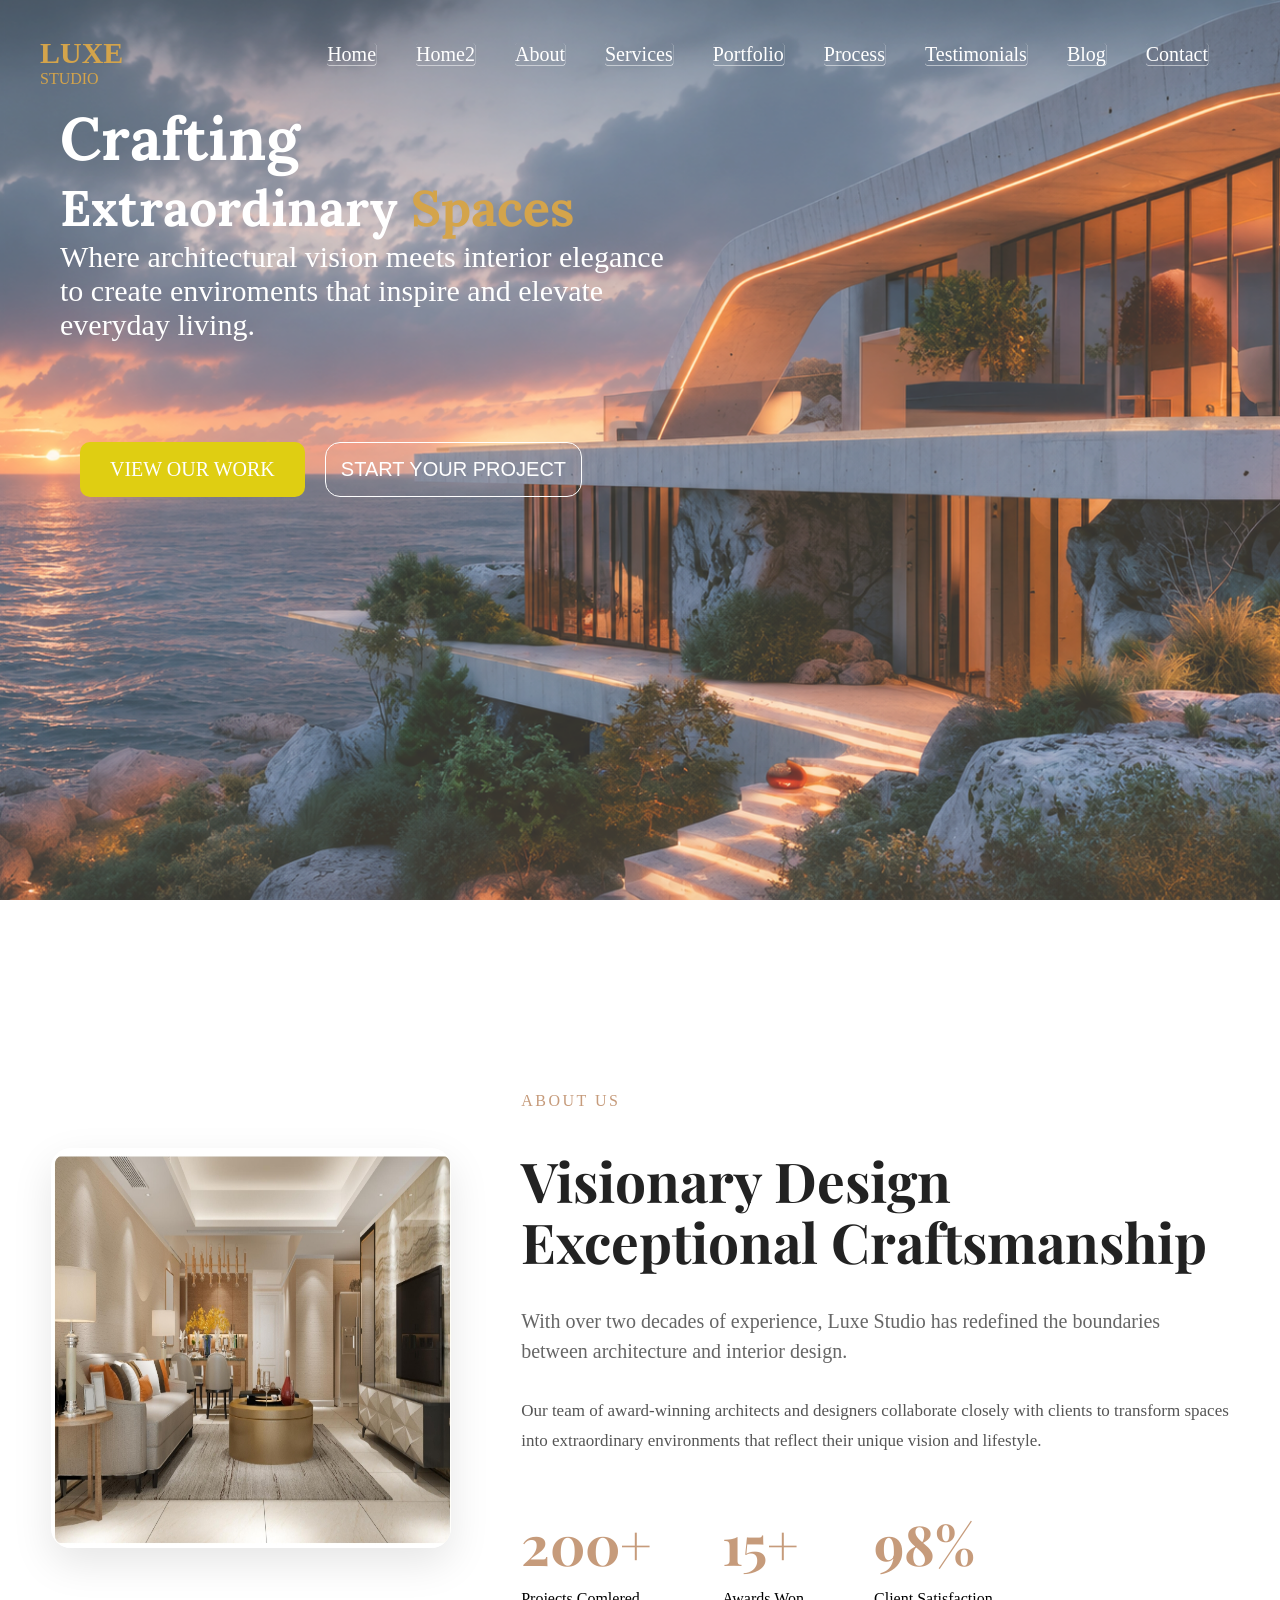
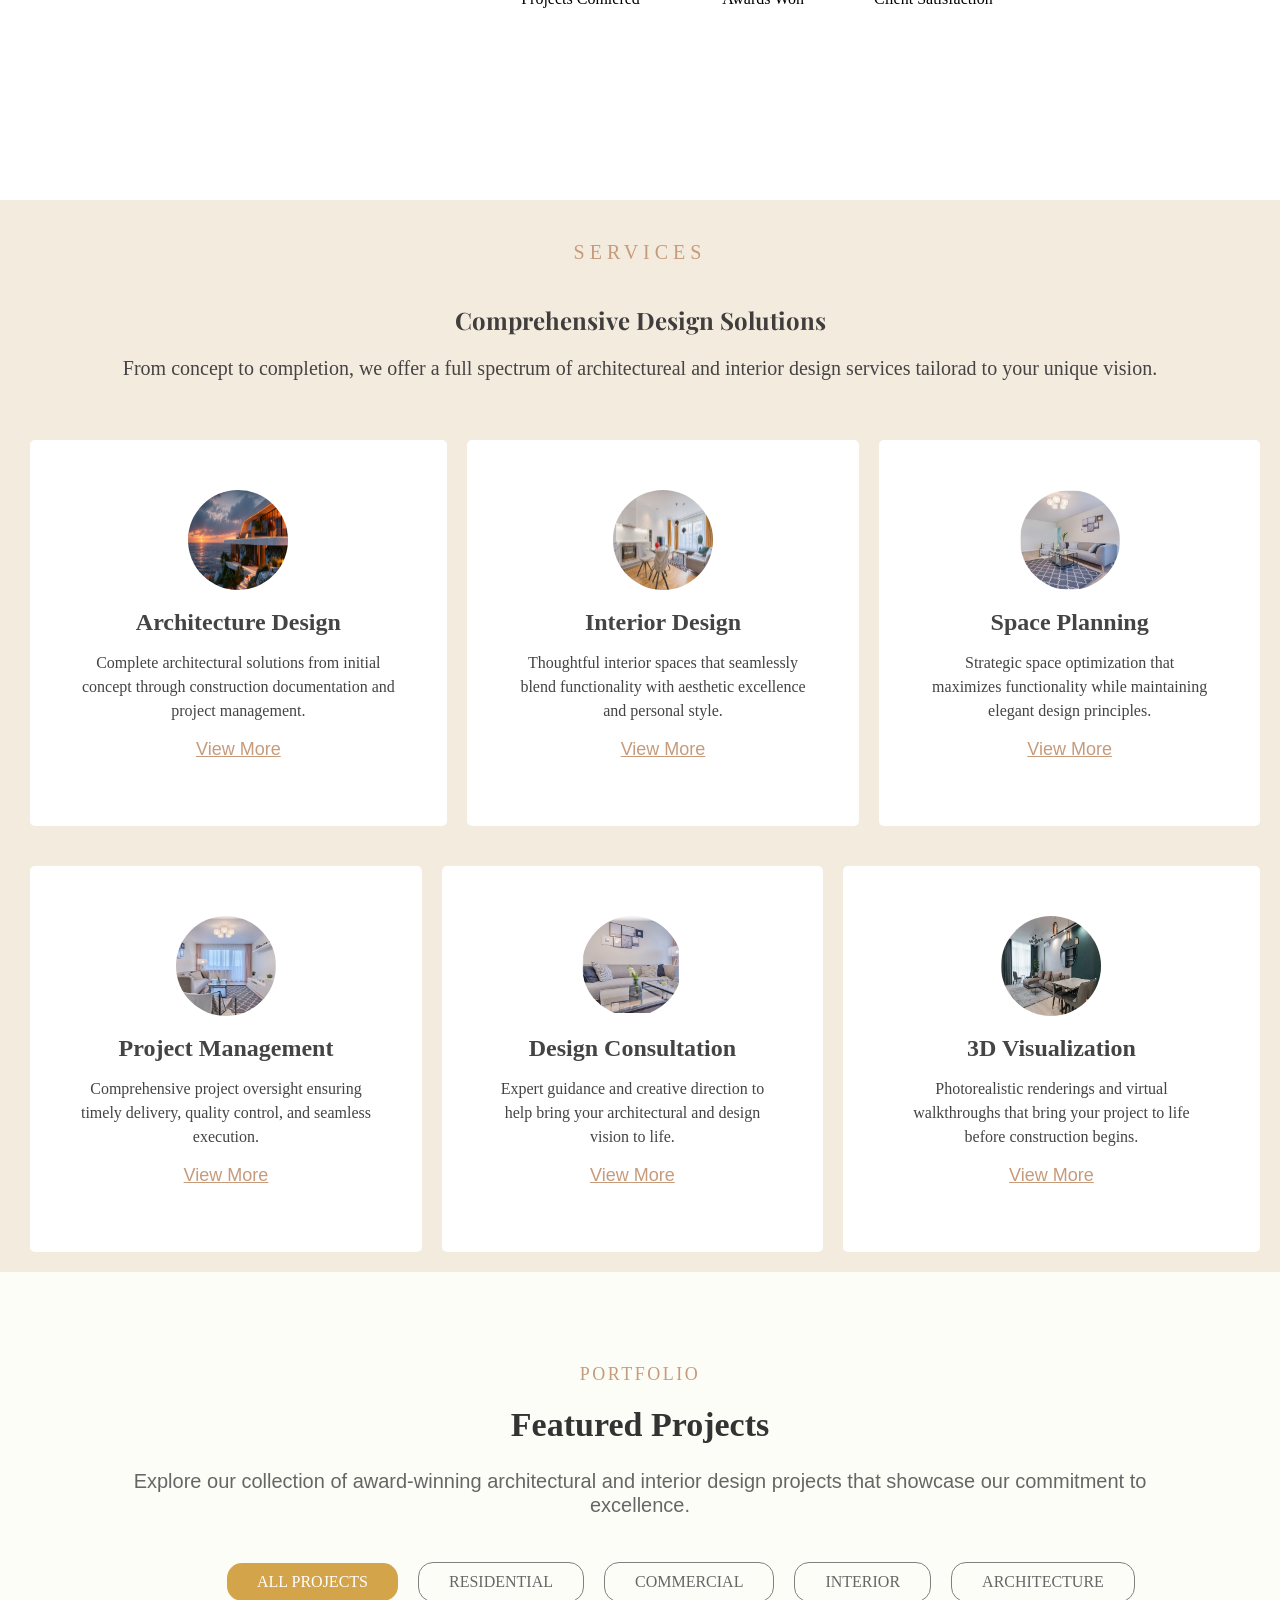
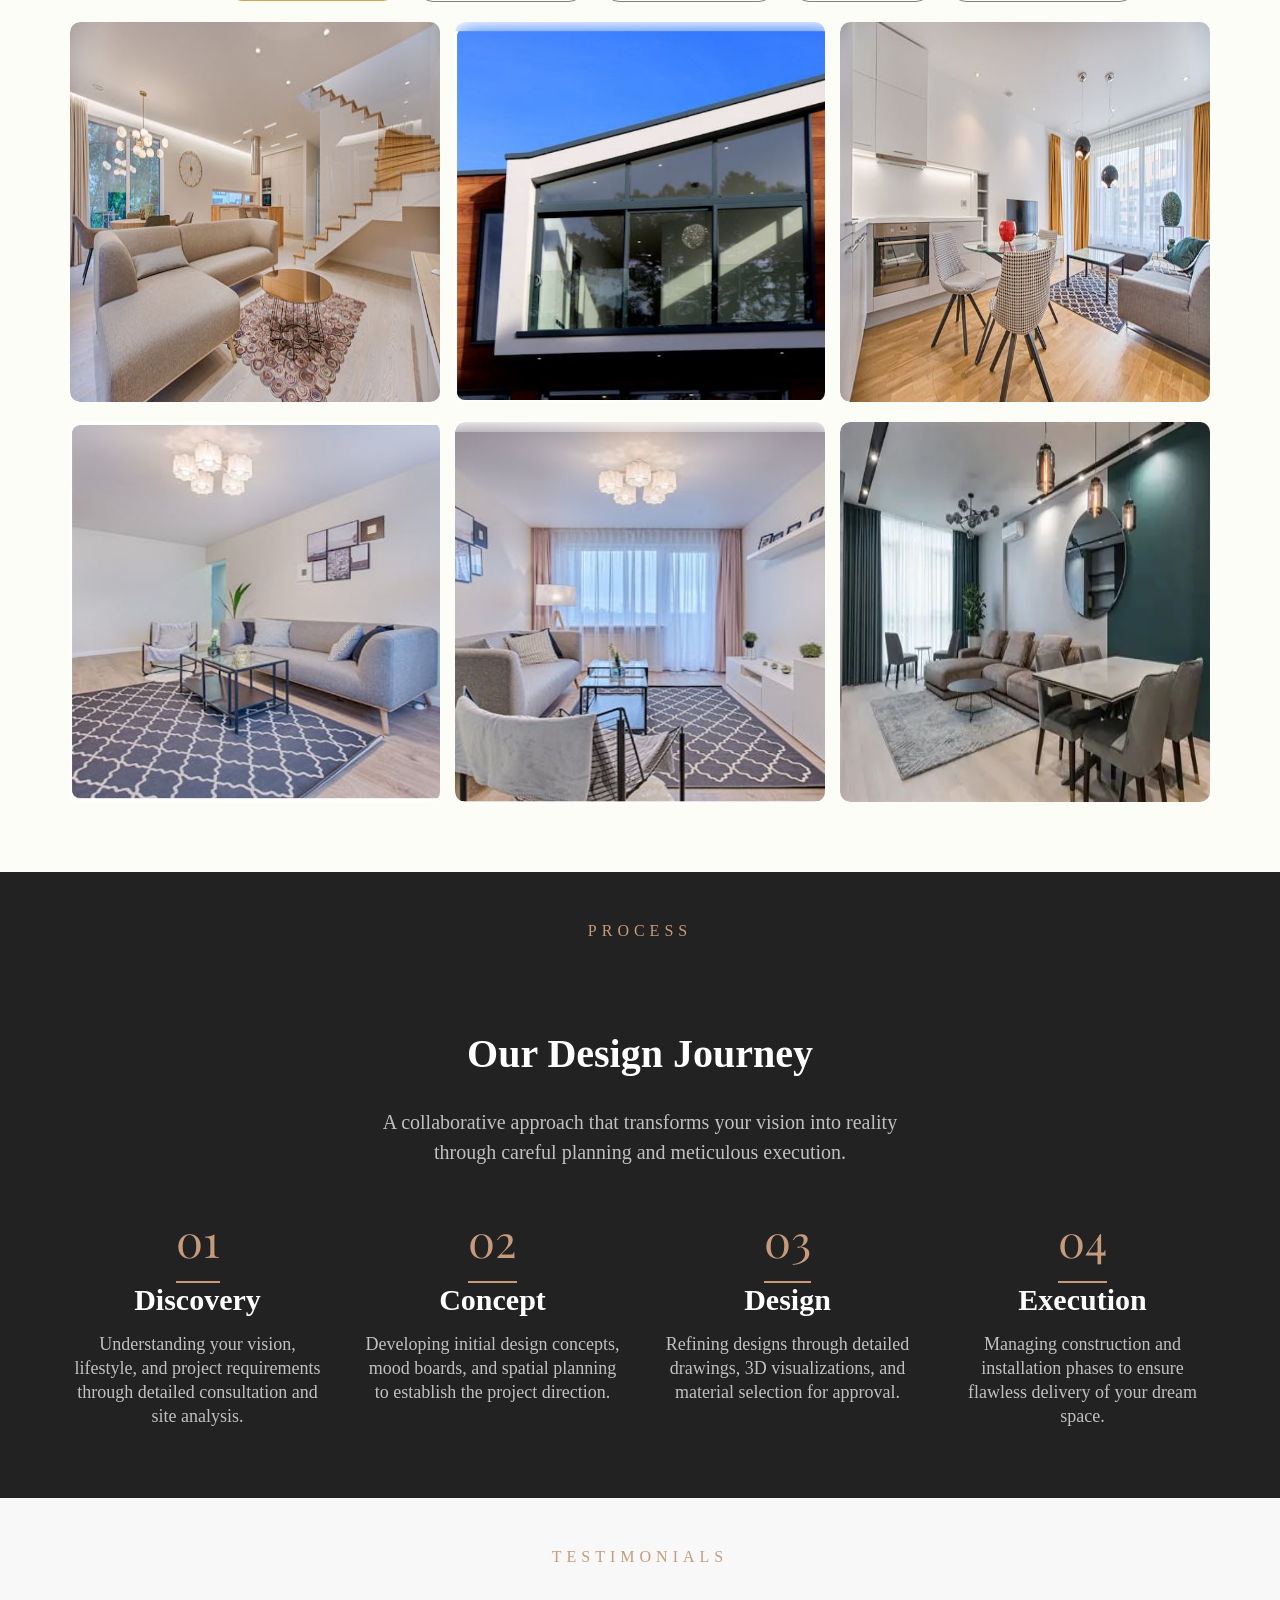
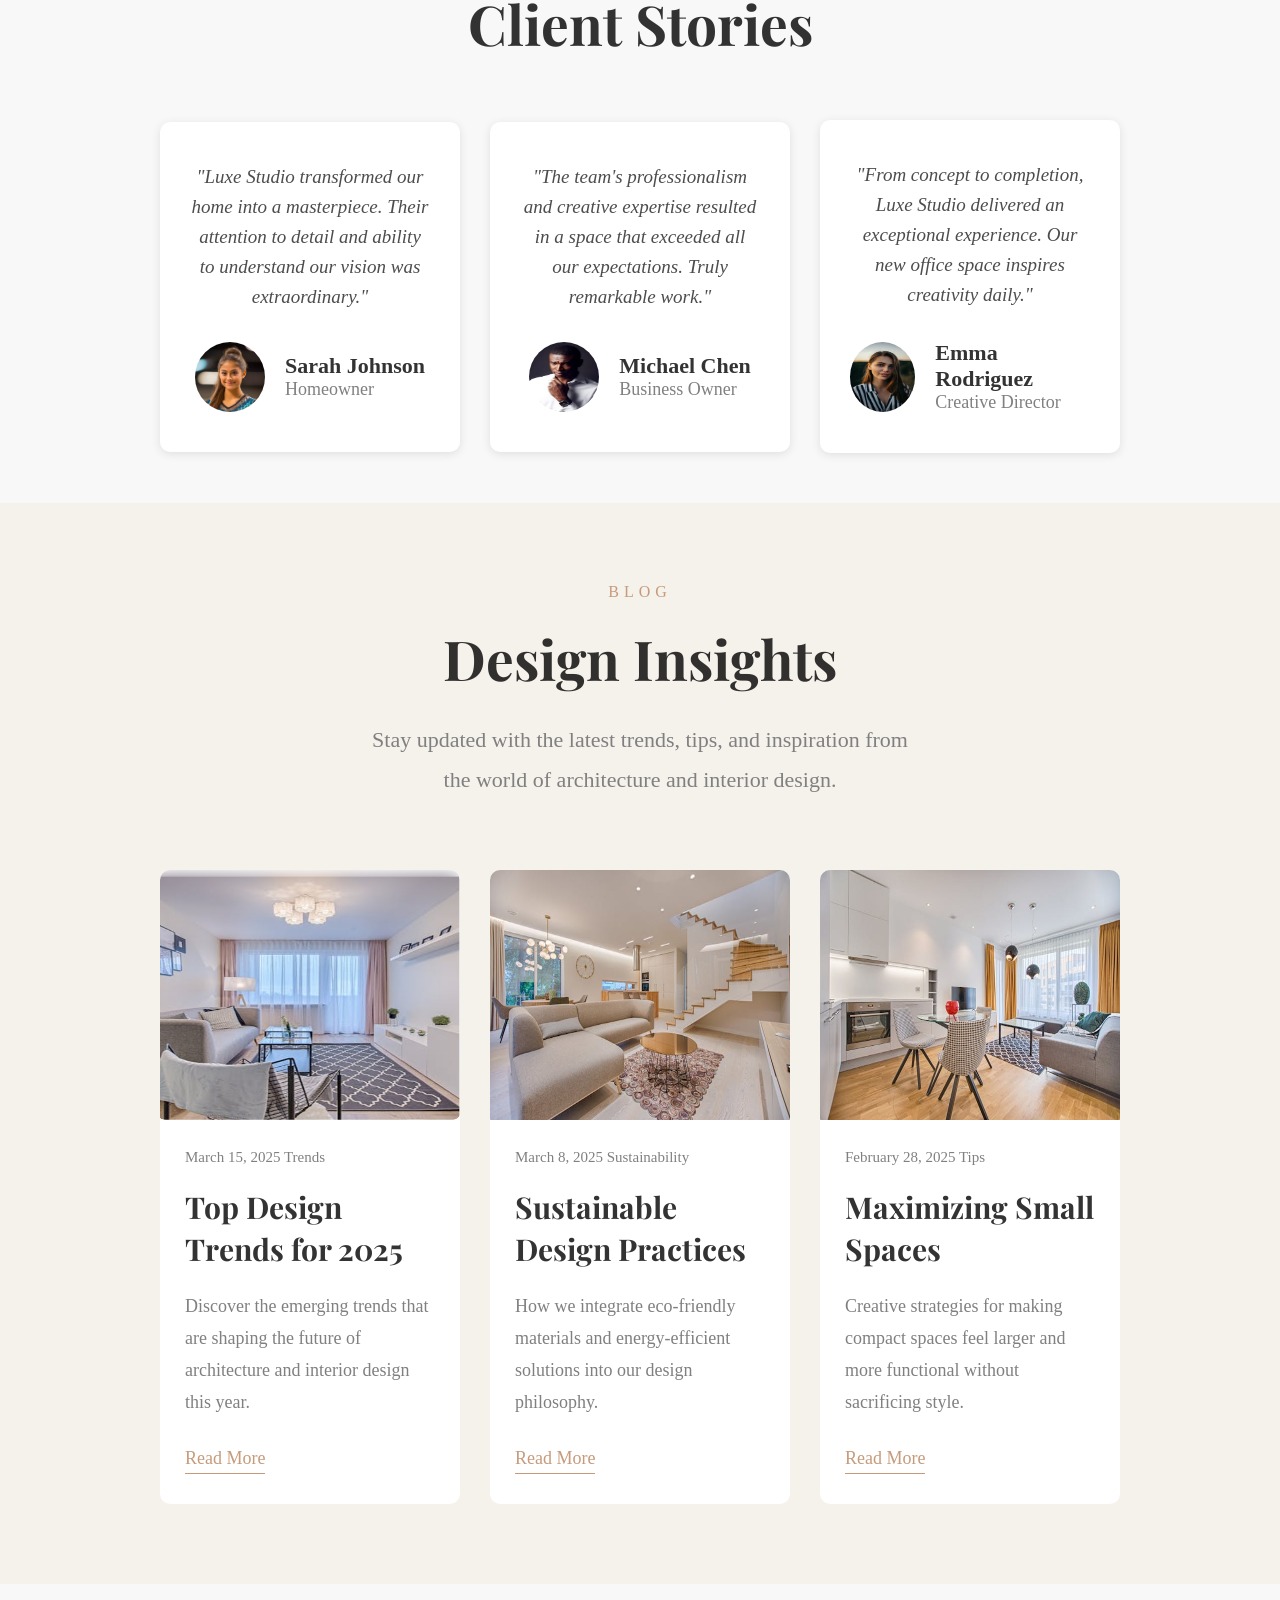
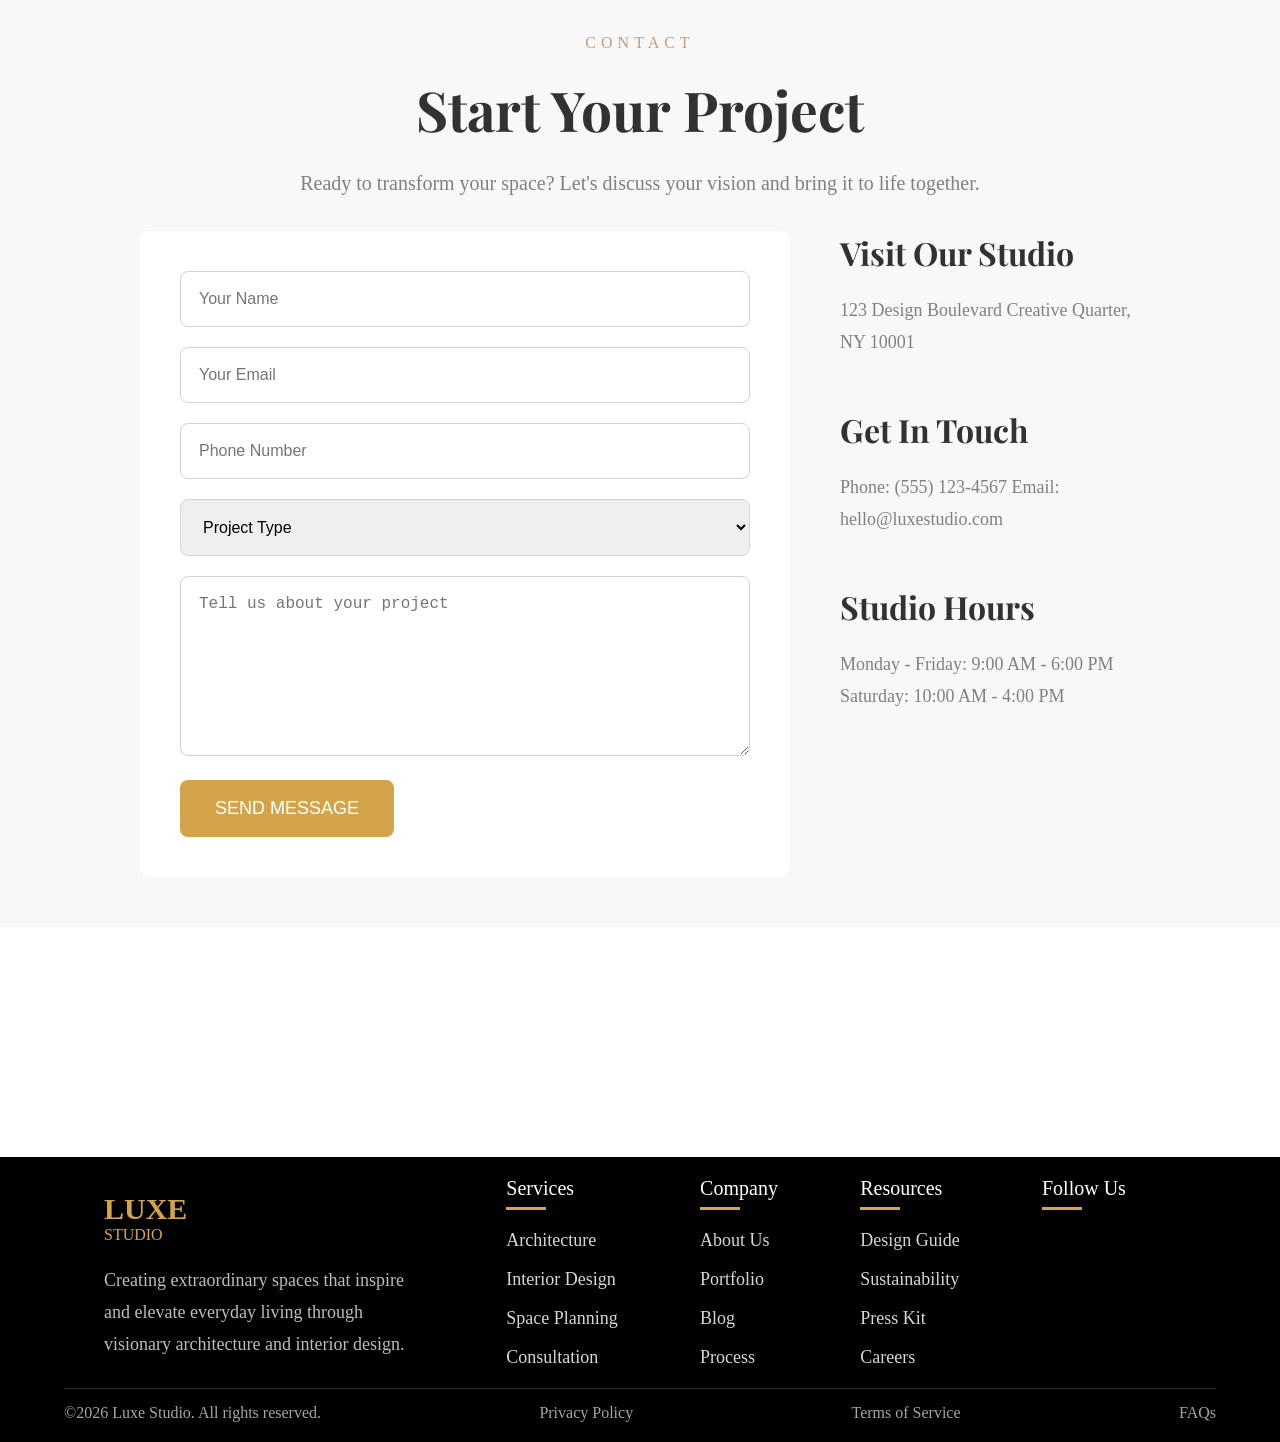
<file: index.html>
<!DOCTYPE html>
<html lang="en">
<head>
    <meta charset="UTF-8">
    <meta name="viewport" content="width=device-width, initial-scale=1.0">
    <title>Modern Architechture</title>
    <!-- Favicon Section -->
     <link rel="Icon" href="./Luxe.jpeg">
    <!-- Links Part -->
     <!-- CSS Link -->
      <link rel="stylesheet" href="Style.css">
      <!-- Google Fonts Links -->
       <!-- For Header -->
    
<!-- For Main Section -->
<link rel="preconnect" href="https://fonts.googleapis.com">
<link rel="preconnect" href="https://fonts.gstatic.com" crossorigin>
<link href="https://fonts.googleapis.com/css2?family=Bebas+Neue&family=Dancing+Script:wght@400..700&family=Great+Vibes&family=Inter:ital,opsz,wght@0,14..32,100..900;1,14..32,100..900&family=Lora:ital,wght@0,400..700;1,400..700&family=Monsieur+La+Doulaise&family=Oswald:wght@200..700&family=Playfair+Display:ital,wght@0,400..900;1,400..900&family=Playwrite+MX+Guides&display=swap" rel="stylesheet">

<link rel="preconnect" href="https://fonts.googleapis.com">
<link rel="preconnect" href="https://fonts.gstatic.com" crossorigin>
<link href="https://fonts.googleapis.com/css2?family=Bebas+Neue&family=Dancing+Script:wght@400..700&family=Great+Vibes&family=Inter:ital,opsz,wght@0,14..32,100..900;1,14..32,100..900&family=Lora:ital,wght@0,400..700;1,400..700&family=Monsieur+La+Doulaise&family=Oswald:wght@200..700&family=Playfair+Display:ital,wght@0,400..900;1,400..900&family=Playwrite+MX+Guides&family=Roboto+Slab:wght@100..900&display=swap" rel="stylesheet">


  <link rel="preconnect" href="https://fonts.googleapis.com">
  <link rel="preconnect" href="https://fonts.gstatic.com" crossorigin>

  <link href="https://fonts.googleapis.com/css2?family=Poppins:wght@300;400;500;600&family=Playfair+Display:wght@600;700&display=swap" rel="stylesheet">
<!-- Icon Links -->
<script src="https://cdn.lordicon.com/lordicon.js"></script>
<!-- Font Awasome Icons -->
 <link rel="stylesheet" href="https://cdnjs.cloudflare.com/ajax/libs/font-awesome/6.7.2/css/all.min.css">
 
</head>
<body>
    <!-- Header Section -->
    <header>
        
        <div class="logo">
        <h2>LUXE</h2>
        <p>STUDIO</p>
        </div>
        <nav>
            <ul>
                <li><a href="index.html">Home</a></li>
                <li><a href="index2.html">Home2</a></li>
                <li><a href="#us">About</a></li>
                <li><a href="#services">Services</a></li>
                <li><a href="#portfolio">Portfolio</a></li>
                <li><a href="#Process">Process</a></li>
                <li><a href="#Testimonials">Testimonials</a></li>
                <li><a href="#blog">Blog</a></li>
                <li><a href="#contact">Contact</a></li>
            </ul>
                    <i class="fa-solid fa-bars menu-icon"></i>
        </nav>
    </header>
    <!-- End of Header Section -->
     <!-- Main Section Started -->
    <main>
        <section id="start">
            <div id="shadow">
        <div class="first-section">
            <h1>Crafting</h1>
            <h2>Extraordinary <span class="color-0">Spaces</span></h2>
            <p>Where architectural vision meets interior elegance to create enviroments that inspire and elevate everyday living.</p>
        </dive>

        <div class="buttons">
        <button class="btn-0">VIEW OUR WORK</button>
        <button class="btn-1">START YOUR PROJECT</button>
        </div>
        </section>
        </div>
         <!-- About Section -->
        <section class="about">
    <div class="about-image">
      <img src="ab-3.jpeg">
     </div>
    <div class="about-content">
        <p id="us">ABOUT US </p>
      <h1>
        Visionary Design <br>
        Exceptional Craftsmanship
      </h1>

      <p class="main-text">
        With over two decades of experience, Luxe Studio has
        redefined the boundaries between architecture and
        interior design.
      </p>

      <p class="second-text">
        Our team of award-winning architects and designers
        collaborate closely with clients to transform spaces
        into extraordinary environments that reflect their
        unique vision and lifestyle.
      </p>
      <div class="stats">
        <div class="stat">
          <h2>200+</h2>
          <p>Projects Comlered</p>
        </div>
        <div class="stat">
          <h2>15+</h2>
          <p>Awards Won</p>
        </div>
        <div class="stat">
          <h2>98%</h2>
          <p>Client Satisfaction</p>
        </div>
      </div>
    </div>
  </section>

  <!-- Serrvices Section -->

  <section class="home-2">
    <div class="third-sec">
        <div class="services">
          
            <p id="services">SERVICES</p>
            <h2>Comprehensive Design Solutions</h1>
                <p>From concept to completion, we offer a full spectrum of architectureal and interior design services tailorad to your unique vision.</p>
        </div>
        <div class="boxes-0"> 
            <div class="box-0"> 
                <img src="pic-1.png" width="100px" height="100px">
                <h2>Architecture Design</h2>
                <p>Complete architectural solutions from initial concept through construction documentation and project management.</p>
                <button class="btn-2"><a href="">View More</a></button>
            </div>
            <div class="box-0">
                <img src="penthouse.jpg" width="100px" height="100px">
                <h2>Interior Design</h2>
                <p>Thoughtful interior spaces that seamlessly blend functionality with aesthetic excellence and personal style.</p>
                <button class="btn-2"><a href="">View More</a></button>

            </div>
            <div class="box-0">
                <img src="sofa.jpeg" width="100px" height="100px">
                <h2>Space Planning</h2>
                <p>Strategic space optimization that maximizes functionality while maintaining elegant design principles.</p>
                 <button class="btn-2"><a href="#">View More</a></button>
            </div>
            </div>
              <div class="boxes-0"> 
            <div class="box-0">
                <img src="wind.jpeg" width="100px" height="100px">
                <h2>Project Management</h2>
                <p>Comprehensive project oversight ensuring timely delivery, quality control, and seamless execution.</p>
                 <button class="btn-2"><a href="">View More</a></button>
            </div>
            <div class="box-0"> 
                <img src="white.jpeg" width="100px" height="100px">
                <h2>Design Consultation</h2>
                <p>Expert guidance and creative direction to help bring your architectural and design vision to life.</p>
                <button class="btn-2"><a href="">View More</button></a>
                </div>
            <div class="box-0"> 
                <img src="OIP.webp" width="100px" height="100px">
                <h2>3D Visualization</h2>
                <p>Photorealistic renderings and virtual walkthroughs that bring your project to life before construction begins.</p>
                <button class="btn-2"><a href="">View More</a></button>
            </div>
             </div>
    </div>
  </section>

  <!-- Portfolio Section-->
   <section id="portfolio">
    <div class="protfolio">
        <p class="por">PORTFOLIO</p>
        <h2>Featured Projects</h2>
        <p>Explore our collection of award-winning architectural and interior design projects that showcase our commitment to excellence.</p>
    </div>
    <div id="cards">
            <div class="card" id="card">ALL PROJECTS</div>
            <div class="card">RESIDENTIAL</div>
            <div class="card">COMMERCIAL</div>
            <div class="card">INTERIOR</div>
            <div class="card">ARCHITECTURE</div>
        </div>
        
       <!-- Portfolio Images Section -->
<div class="container-pro">
    <!-- Box 1 -->
    <div class="container">
        <img src="modern.jpg" alt="">
        <div class="container-text">
            <h5>Modern Villa</h5>
            <p>Residential Design</p>
            <button class="btn-4"><a href="">View Project</a></button>
        </div>
    </div>

    <!-- Box 2 -->
    <div class="container">
        <img src="glass.jpeg" alt="">
        <div class="container-text">
            <h5>Corporate Headquarters</h5>
            <p>Commercial Architecture</p>
            <button class="btn-4"><a href="">View Project</a></button>
        </div>
    </div>

    <!-- Box 3 -->
    <div class="container">

        <img src="penthouse.jpg" alt="">

        <div class="container-text">
            <h5>Luxury Penthouse</h5>
            <p>Interior Design</p>
            <button class="btn-4"><a href="">View Project</a></button>
        </div>
    </div>
</div>

<!-- Second Row -->

<div class="container-pro2">
    <!-- Box 4 -->
    <div class="container">
        <img src="sofa.jpeg" alt="">

        <div class="container-text">
            <h5>Cotemporary Home</h5>
            <p>Residential Interior</p>
            <button class="btn-4"><a href="">View Project</a></button>
        </div>
    </div>

    <!-- Box 5 -->
    <div class="container">
        <img src="wind.jpeg" alt="">
        <div class="container-text">
            <h5>Boutique Hotel</h5>
            <p>Hospitality Design</p>
            <button class="btn-4"><a href="">View Project</a></button>
        </div>

    </div>
    <!-- Box 6 -->
    <div class="container">
        <img src="OIP.webp" alt="">
        <div class="container-text">
            <h5>Urban Complex</h5>
            <p>Mixd-Use Architecture</p>
            <button class="btn-4"><a href="">View Project</a></button>
        </div>
    </div>
</div>
   </section>
<!-- Process Section -->
   <section id="Process">
   <p id="services">PROCESS</p>
    <div class="journey">
        <h2>Our Design Journey</h2>
        <p>A collaborative approach that transforms your vision into reality through careful planning and meticulous execution.</p>
    </div>
    <!-- Boxes Section -->
    <div class="boxes">
         <!-- Box-1 -->
        <div class="box">
            <span class="num-1">01</span>
            <h3>Discovery</h3>
            <p>Understanding your vision, lifestyle, and project requirements through detailed consultation and site analysis.</p>
        </div>
        <!-- Box-2 -->
         <div class="box">
            <span class="num-1">02</span>
            <h3>Concept</h3>
            <p>Developing initial design concepts, mood boards, and spatial planning to establish the project direction.</p>
        </div>
        <!-- Box-3 -->
         <div class="box">
            <span class="num-1">03</span>
            <h3>Design</h3>
            <p>Refining designs through detailed drawings, 3D visualizations, and material selection for approval.</p>
        </div> 
         <!-- Box-4 -->
        <div class="box">
            <span class="num-1">04</span>
            <h3>Execution</h3>
            <p>Managing construction and installation phases to ensure flawless delivery of your dream space.</p>
        </div>
    </div>
   </section>
   <!-- End of Process Section -->

   <!-- Testimonials Started -->
   <section id="Testimonials">
    <div class="stories"> 
        <p id="services">TESTIMONIALS</p>
        <h2>Client Stories</h2>
    </div>
    <div class="boxes-2">
        <div class="box-2">
            <p>"Luxe Studio transformed our home into a masterpiece. Their attention to detail and ability to understand our vision was extraordinary."</p>
            <div class="img-5">
            <img src="sarah.jpg" alt="" width="80px" height="80px">
            <div>
            <h5>Sarah Johnson</h5>
            <span class="team">Homeowner</span>
            </div>
            </div>
        </div>
        <div class="box-2">
               <p>"The team's professionalism and creative expertise resulted in a space that exceeded all our expectations. Truly remarkable work."</p>
               <div class="img-5">
            <img src="michael.jpg" alt="" width="80px" height="80px">
            <div>
            <h5>Michael Chen</h5>
            <span class="team">Business Owner</span>
            </div>
            </div>
        </div>
        <div class="box-2">
             <p>"From concept to completion, Luxe Studio delivered an exceptional experience. Our new office space inspires creativity daily."</p>
             <div class="img-5">
            <img src="emma.jpg" alt="" width="80px" height="80px">
            <div>
            <h5>Emma Rodriguez</h5>
            <span class="team">Creative Director</span>
            </div>
            </div>
        </div>
    </div>
   </section>
   <!-- End of Testimonials Section -->

   <!-- Blog Section Started -->
    <section id="blog">
        <div class="insights">
            <p id="services">BLOG</p>
            <div class="design">
            <h2>Design Insights</h2>
            <p>Stay updated with the latest trends, tips, and inspiration from<br> the world of architecture and interior design.</p>
        </div>
        <div class="pics">
            <!-- Box-1 -->
        <div class="pic-0">
            <img src="wind.jpeg">
            <span class="date">March 15, 2025       Trends </span>
           <h2>Top Design Trends for 2025</h2>
           <p>Discover the emerging trends that are shaping the future of architecture and interior design this year.</p>

           <button class="btn-blog"><a href="">Read More</a></button>
        </div>
          <!-- Box-2 -->
        <div class="pic-0"> 
              <img src="modern.jpg">
            <span class="date">March 8, 2025        Sustainability</span>
           <h2>Sustainable Design Practices</h2>
           <p>How we integrate eco-friendly materials and energy-efficient solutions into our design philosophy.</p>

           <button class="btn-blog"><a href="">Read More</a></button>
        </div>
        <!-- Box-3 -->
         <div class="pic-0"> 
              <img src="penthouse.jpg">
            <span class="date">February 28, 2025      Tips</span>
           <h2>Maximizing Small Spaces</h2>
           <p>Creative strategies for making compact spaces feel larger and more functional without sacrificing style.</p>

           <button class="btn-blog"><a href="">Read More</a></button>
        </div>
        </div>
        </div>
    </section>
    <!-- End Of Blog Section -->
<!-- 
    Contact Section -->
    <section id="contact">
        <div class="contact">
             <p id="services"> CONTACT </p>
        </div>
        <div class="start"> 
            <h2>Start Your Project</h2>
            <p>Ready to transform your space? Let's discuss your vision and bring it to life together.</p>
        </div>

        <!-- Form of Contact Section -->
        <div class="form">
            <form> 
             <input type="text" placeholder="Your Name">
             <input type="email" placeholder="Your Email">
             <input type="phone number" placeholder="Phone Number">
            <select name="couurs">
                    <option value="Project Type">Project Type</option>
                <option value="Residential Architecture">Residential Architecture</option>
                    <option value="Commericial Architecture">Commericial Architecture"</option>
                    <option value="Interior
                    Design">Interior Design</option>
                    <option value="Consultation">Consultation</option>
                </select>
                <textarea placeholder="Tell us about your project"></textarea>
                <button>SEND MESSAGE</button>
            </form>

            <!-- Cards of Part -->
            <div class="visit">
                <div class="get">
           <h3>Visit Our Studio</h3>
          <p>123 Design Boulevard Creative Quarter, NY 10001 <p>
            </div>
                 <div class="get">
           <h3>Get In Touch</h3>
          <p>Phone: (555) 123-4567 Email: hello@luxestudio.com <p>
            </div>
                   <div class="get">
           <h3>Studio Hours</h3>
          <p>Monday - Friday: 9:00 AM - 6:00 PM Saturday: 10:00 AM - 4:00 PM <p>
            </div>
        </div>
    </section>
           <div class="map">
                <iframe src="https://www.google.com/maps/embed?pb=!1m18!1m12!1m3!1d420606.61386833934!2d68.86806650047588!3d34.55382957191199!2m3!1f0!2f0!3f0!3m2!1i1024!2i768!4f13.1!3m3!1m2!1s0x38d1694c3c1e6d49%3A0xebdf473578214429!2sKabul%2C%20Afghanistan!5e0!3m2!1sen!2s!4v1779903722218!5m2!1sen!2s" width="600" height="450" style="border:0;" allowfullscreen="" loading="lazy" referrerpolicy="no-referrer-when-downgrade"></iframe>
               </div>
    </main>
    <!-- End of Main Section -->


    <!-- Footer Section -->

    <footer class="footer">
          <div class="logo">
        <h2>LUXE</h2>
        <p>STUDIO</p>
          <p class="par">Creating extraordinary spaces that inspire and elevate everyday living through visionary architecture and interior design.</p>
        </div>
        <div class="footer-cards">
            <p>Services</p>
            <ul>
                <li><a href="">Architecture</a></li>
                <li><a href="">Interior Design</a></li>
                <li><a href="">Space Planning</a></li>
                <li><a href="">Consultation</a></li>
            </ul>
        </div>
        <div class="footer-cards">
            <p>Company</p>
            <ul>
                <li><a href="">About Us</a></li>
                <li><a href="">Portfolio</a></li>
                <li><a href="">Blog</a></li>
                <li><a href="">Process</a></li>
            </ul>
        </div>
        <div class="footer-cards">
            <p>Resources</p>
            <ul>
                <li><a href="">Design Guide</a></li>
                <li><a href="">Sustainability</a></li>
                <li><a href="">Press Kit</a></li>
                <li><a href="">Careers</a></li>
            </ul>
        </div>
        <div class="footer-cards">
            <p>Follow Us</p>
            <ul class="icons">
                <li><lord-icon
    src="https://cdn.lordicon.com/roscsuft.json"
    trigger="hover"
    colors="primary:#e88c30,secondary:#e88c30"
    style="width:25px;height:25px">
</lord-icon></li>

<li><lord-icon
    src="https://cdn.lordicon.com/scdlwzys.json"
    trigger="hover"
    colors="primary:#e88c30,secondary:#e88c30"
    style="width:25px;height:25px">
</lord-icon></li>
<li><lord-icon
    src="https://cdn.lordicon.com/euybrknk.json"
    trigger="hover"
    colors="primary:#e88c30,secondary:#e88c30"
    style="width:25px;height:25px">
</lord-icon></li>
<li><lord-icon
    src="https://cdn.lordicon.com/hdmufqcq.json"
    trigger="hover"
    colors="primary:#e88c30,secondary:#e88c30"
    style="width: 25px;height:25px">
</lord-icon></li>
</ul>
        </div>
        <div class="copy-right">
            <p>&copy;2026 Luxe Studio. All rights reserved.</p>
            <span>Privacy Policy</span>
            <span>Terms of Service</span>
            <span>FAQs</span>
        </div>
    </footer> 
    
</body>
</html>
</file>
<file: Style.css>
* {
  margin: 0;
  padding: 0;
  box-sizing: border-box;
}
/* Header Section */
header {
  display: flex;
  justify-content: space-between;
  align-items: center;
  position: absolute;
  /* position: fixed; */
  width: 100%;
  height: 12vh;
  top: 0;
  z-index: 100;
}
.logo {
  margin-left: 40px;
  margin-top: 15px;
  color: #d4a44b;
  font-family: "Bebas Neue" "Arial, Helvetica";
}
.logo h2 {
  font-size: 30px;
  font-weight: 20px;
  align-items: center;
}

.logo p {
  align-items: center;
}
header nav {
  display: flex;
}
header nav ul {
  display: none;
  gap: 20px;
  list-style-type: none;
  margin-right: 20px;
}
header nav ul li {
  position: relative;
  padding: 10px;
}
header nav ul li a {
  font-size: 20px;
  text-decoration: none;
  color: white;
  box-shadow: 0.2px 0.4px white;
  border-radius: 2px;
  transition: all 0.5s;
}
header nav ul li a:hover {
  font-size: 22px;
  color: rgb(223, 206, 18);
  box-shadow: 1px 1px 5px rgb(223, 206, 18);
}
header nav ul li::after {
  content: "";
  width: 0%;
  background-color: rgb(179, 152, 19);
  height: 1px;
  position: absolute;
  bottom: 0;
  left: 0;
  box-shadow: 1px 1px 2px white;
  border-radius: 5px;
  transition: all;
  transition-duration: 0.3s;
}
header nav ul li:hover::after {
  width: 100%;
}
/* For Burgar Menu */
nav i {
  display: block;
  color: white;
  font-size: 25px;
  margin-right: 20px;
}

/* Responsive Cods */
@media (min-width: 768px) {
  header nav ul {
    display: flex;
  }

  nav i {
    display: none;
    color: blue;
    visibility: hidden;
  }
}
@media (max-width: 800px) {
  header {
    background-color: rgba(83, 80, 80, 0.695);
    position: fixed;
  }
}
/* End Of Header Section */
/* Main Section Started */
#start {
  background-image: url(pic-1.png);
  display: flex;
  height: 100vh;
  background-position: center;
  background-size: cover;
  background-repeat: no-repeat;
  background-attachment: fixed;
}
#shadow {
  width: 100%;
  height: 100vh;
  background-color: rgba(255, 255, 255, 0.184);
}
.first-section {
  margin-top: 100px;
  margin-left: 60px;
}
.first-section h1 {
  font-size: 60px;
  color: white;
  font-family: "Lora", "Arial";
}
.first-section h2 {
  font-size: 50px;
  color: white;
  font-family: "Lora", "Arial";
}
.color-0 {
  color: #d4a44b;
}
.first-section p {
  font-size: 30px;
  line-height: 30pxpx;
  color: white;
  width: 50%;
}
.buttons {
  padding: 20px;
  margin-top: 80px;
  display: flex;
  flex-direction: row;
  gap: 20px;
  border-radius: 20px;
  color: white;
  font-family: 'Impact', 'Haettenschweiler', "Arial Narrow Bold", sans-serif;
}
.btn-0 {
  background-color: rgb(223, 206, 18);
  padding: 15px;
  padding-right: 30px;
  padding-left: 30px;
  color: white;
  font-size: 20px;
  border-radius: 10px;
  border-style: none;
  text-align: center;
  font-family: 'Verdana, Geneva, Tahoma, sans-serif';
  transition-duration: 0.5s;
}
.btn-1 {
  padding: 15px;
  padding-right: 0px 30px;
  background-color: rgba(255, 255, 255, 0.008);
  color: white;
  font-size: 20px;
  border-radius: 15px;
  border: 1px solid white;
  text-align: center;
  font-family: Verdana, Geneva, Tahoma, sans-serif;
  transition-duration: 0.5s;
}
.btn-0:hover {
  background-color: rgba(179, 152, 19, 0.093);
  color: rgb(223, 206, 18);
  box-shadow: 1px 1px 5px rgb(223, 206, 18);
}
.btn-1:hover {
  background-color: whitesmoke;
  color: black;
}
/* Resoinsive Part of buttons */
@media (max-width: 768px) {
  .first-section{
    margin-top: 120px;
    margin-left: 25px;
    margin-right: 25px;
    }
  .first-section h1{
    font-size: 50px;
    }
  .first-section h2{
    font-size: 48px;
    }
  .first-section p{
    width: 90%;
    font-size: 25px;
    line-height: 1.6;
    }
  .buttons{
    margin-top: 10px;
    display: flex;
    flex-direction: column;
    gap: 15px;
    }
    .btn-0,
    .btn-1{
    width: 100%px;
    }
}
 
/* About Section of main Part */
.about {
  width: 100%;
  min-height: 100vh;
  display: flex;
  align-items: center;
  justify-content: center;
  gap: 70px;
  padding: 30px 4%;
}
.about-image img {
  width: 400px;
  height: 400px;
  border-radius: 20px;
  box-shadow: 0 15px 40px rgba(0, 0, 0, 0.1);
  overflow: hidden;
  transition: all 1s;
}
.about-image img:hover {
  transform: scale(1.05);
}
#us {
  color: #c69b7b;
  margin-top: 0;
  margin-bottom: 40px;
  font-family: 'Times New Roman', 'Times, serif';
  letter-spacing: 2.5px;
}
.about-content h1 {
  font-size: 55px;
  line-height: 1.1;
  margin-bottom: 35px;
  font-family: "Playfair Display", serif;
  color: #222;
}
.main-text {
  font-size: 20px;
  line-height: 30px;
  color: #666;
  margin-bottom: 30px;
  width: 100%;
}
.second-text {
  font-size: 17px;
  line-height: 30px;
  color: #555;
  margin-bottom: 50px;
  width: 100%;
}
.stats {
  display: flex;
  gap: 70px;
}
.stat h2 {
  font-size: 55px;
  color: #c69b7b;
  font-family: "Playfair Display", serif;
}
.stat p {
  margin-top: 10px;
}
/* Resposive part */
@media (max-width: 1000px) {
  .about {
    flex-direction: column;
  }
  .about-content h1 {
    font-size: 42px;
  }
  .about-image img {
    width: 90%;
  }
}
@media (max-width: 700px) {
  .about-content h1 {
    font-size: 35px;
  }
  .main-text {
    font-size: 18px;
  }
  .stats {
    gap: 35px;
  }
  .stat h2 {
    font-size: 35px;
  }
}
/* Services Section */
.home-2 {
  background: rgba(234, 216, 193, 0.508);
}
.services {
  text-align: center;
  padding: 40px 20px;
}
#services {
  color: #c69b7b;
}
.services h2 {
  font-family: "Playfair Display", serif;
  color: #222222dc;
  padding: 20px;
}
.services p {
  font-family: "Arial, sans-serif";
  font-size: 20px;
  line-height: 24px;
  color: #444;
  font-weight: 90px;
}
.boxes-0 {
  display: flex;
  flex-direction: row;
  justify-content: space-between;
  gap: 20px;
  align-items: center;
  margin-left: 10px;
  text-align: center;
  padding: 20px;
  color: #444;
}
img {
  border-radius: 50%;
}
.box-0 {
  gap: 20px;
  background-color: white;
  padding: 50px;
  border-radius: 5px;
  transition-duration: 0.5s;
}
.box-0 h2 {
  padding: 15px;
}
.box-0 p {
  line-height: 24px;
}
.btn-2 {
  font-size: 18px;
  border: 1px solid;
  border-color: white;
  background-color: transparent;
  padding: 15px;
}
.btn-2 a {
  color: #c69b7b;
}
.box-0:hover {
  transform: translateY(-10px);
}
@media (max-width: 768px) {
  .boxes-0 {
    flex-direction: column;
  }
}
/* Portefolio Section */
#portfolio {
  background-color: rgba(245, 245, 220, 0.241);
  padding: 50px;
}
.protfolio {
  padding: 20px 30px;
}
.protfolio .por {
  text-align: center;
  color: #c69b7b;
  padding: 20px;
  font-size: 18px;
 font-family: 'Times New Roman', Times, serif;
  letter-spacing: 2.5px;
}
.protfolio h2 {
  text-align: center;
  font-size: 34px;
  font-family: "popis"'Arial ,Helvetica, sans-serif';
  color: #333;
}
.protfolio p {
  color: #666;
  text-align: center;
  font-size: 20px;
  font-family: Arial, Helvetica, sans-serif;
  padding: 25px;
  line-height: 24px;
}
/* Cards of Protfolio */
#cards {
  display: flex;
  flex-direction: row;
  align-items: center;
  gap: 20px;
  margin-left: 15%;
}
.card {
  border: 1.5px solid gray;
  border-radius: 15px;
  padding: 10px 30px;
  color: #666;
  transition-duration: 1s;
}
#card {
  background-color: #d4a44b;
  border-style: none;
  color: white;
}
.card:hover {
  background-color: #d4a44b;
  color: white;
  border-style: none;
}
/* Image Section of Portfolio */

.container-pro {
  display: flex;
  flex-direction: row;
  align-items: center;
  gap: 15px;
  margin: 20px;
}
.container {
  position: relative;
  overflow: hidden;
  border-radius: 10px;
}
.container img {
  border-radius: 10px;
  width: 380px;
  height: 380px;
  display: block;
  transition: 1s;
}
.container:hover img {
  transform: scale(1.05) translateY(-2px);
}
.container-text {
  display: flex;
  flex-direction: column;
  justify-content: center;
  align-items: center;
  position: absolute;
  top: 0;
  left: 0;
  width: 100%;
  height: 100%;
  background: rgba(0, 0, 0, 0.526);
  opacity: 0;
  transition: 1s;
}
.container:hover .container-text {
  opacity: 1;
}
.container-text h5 {
  color: white;
  font-size: 35px;
  text-align: center;
  padding: 20px;
}
.container-text p {
  color: #d4a44b;
  font-size: 30px;
  text-align: center;
  padding: 20px;
}
.btn-4 {
  background-color: rgba(255, 255, 255, 0);
  border-style: none;
  text-align: center;
  padding: 20px;
}

.btn-4 a {
  color: white;
  font-size: 20px;
  text-decoration: none;
  border-bottom: 1.5px solid #d4a44b;
  text-align: center;
  padding: 5px;
}

.container-pro2 {
  display: flex;
  flex-direction: row;
  align-items: center;
  gap: 15px;
  margin: 20px;
}
/* Responsive part of P0rtfolio Section */
@media (max-width: 768px) {
  #cards {
    display: flex;
    flex-direction: column;
    justify-content: space-between;
    align-items: center;
  }
  .card{
    width: 90%;
  }
  .container-pro {
    display: flex;
    flex-direction: column;
    justify-content: space-between;
    align-items: center;
  }
  .container-pro2 {
    display: flex;
    flex-direction: column;
    justify-content: space-between;
    align-items: center;
  }
}
/* Proces Section  */
#Process {
  background-color: #222;
  display: flex;
  flex-direction: column;
  padding: 50px;
  align-items: center;
  text-align: center;
}
#services {
  margin-bottom: 20px;
}
.journey {
  padding: 40px;
}
.journey h2 {
  font-size: 40px;
  padding: 30px;
  color: white;
}
.journey p {
  font-size: 20px;
  line-height: 30px;
  width: 540px;
  color: rgba(255, 255, 255, 0.718);
}
.num-1 {
  font-size: 45px;
  color: #c69b7b;
  font-family: "Playfair Display", 'serif';
  border-bottom: 2px solid #c69b7b;
  padding-bottom: 30px;
  display: inline-block;
}
.boxes {
  display: flex;
  flex-direction: row;
  font-size: 18px;
  line-height: 24px;
  width: 100%;
}
.box {
  padding: 20px;
  width: 25%;
}
.box h3 {
  color: white;
  padding: 20px;
  padding-top: 5px;
  font-size: 30px;
}
.box p {
  color: rgba(255, 255, 255, 0.718);
}
@media (max-width: 768px) {
  .boxes {
    display: flex;
    flex-direction: column;
    justify-content: space-between;
    align-items: center;
  }
  .box {
    width: 100%;
  }
}
/* Testimonials Section */
#Testimonials {
  width: 100%;
  background-color: #f8f8f8;
  padding: 50px 20px;
}
.stories {
  text-align: center;
  margin-bottom: 60px;
}
#services {
  color: #c69b7b;
  letter-spacing: 5px;
  margin-bottom: 20px;
}
.stories h2 {
  font-size: 55px;
  color: rgba(0, 0, 0, 0.8);
  font-family: "Playfair Display", serif;
}
.boxes-2 {
  display: flex;
  justify-content: center;
  align-items: center;
  gap: 30px;
  flex-wrap: wrap;
}
.box-2 {
  background-color: white;
  width: 300px;
  padding: 40px 30px;
  border-radius: 10px;
  box-shadow: 0px 2px 10px rgba(0, 0, 0, 0.1);
  transition: 0.5s;
}
.box-2:hover {
  transform: translateY(-10px);
}
.box-2 p {
  color: rgba(0, 0, 0, 0.7);
  line-height: 30px;
  text-align: center;
  font-size: 19px;
  font-style: italic;
}
.img-5 {
  display: flex;
  align-items: center;
  justify-content: center;
  gap: 20px;
  margin-top: 30px;
}
.img-5 img {
  width: 70px;
  height: 70px;
  border-radius: 50%;
}
.box-2 h5 {
  font-size: 22px;
  color: rgba(0, 0, 0, 0.8);
}
.team {
  color: gray;
  font-size: 18px;
}
/* Responsive Part */
@media (max-width: 768px) {
  .stories h2 {
    font-size: 40px;
  }
  .boxes-2 {
    flex-direction: column;
    align-items: center;
  }
  .box-2 {
    width: 80%;
  }
}
/* Blog Section */
#blog {
  background-color: #f5f1eb;
  width: 100%;
  padding: 80px 20px;
}
#services {
  text-align: center;
}
.design h2 {
  font-size: 55px;
  color: rgba(0, 0, 0, 0.8);
  font-family: "Playfair Display", serif;
  margin-bottom: 25px;
  text-align: center;
}
.design p {
  color: gray;
  font-size: 22px;
  line-height: 40px;
  text-align: center;
  margin-bottom: 70px;
}
.pics {
  display: flex;
  justify-content: center;
  gap: 30px;
  flex-wrap: wrap;
}
.pic-0 {
  background-color: white;
  width: 300px;
  border-radius: 10px;
  overflow: hidden;
  transition: 0.5s;
}
.pic-0:hover {
  transform: translateY(-10px);
}
.pic-0 img {
  width: 100%;
  height: 250px;
  border-radius: 1px;
  transition: 0.5s;
}
.pic-0 img:hover {
  transform: scale(1.05);
}
.date {
  display: block;
  color: gray;
  font-size: 15px;
  padding: 25px 25px 10px;
}
.pic-0 h2 {
  color: rgba(0, 0, 0, 0.8);
  font-size: 30px;
  text-align: left;
  line-height: 42px;
  padding: 10px 25px;
  font-family: "Playfair Display", serif;
}
.pic-0 p {
  color: gray;
  font-size: 18px;
  text-align: left;
  line-height: 32px;
  padding: 10px 25px 20px;
}
.btn-blog {
  background: transparent;
  border: none;
  padding: 10px 25px 35px;
}
.btn-blog a {
  text-decoration: none;
  color: #c69b7b;
  font-size: 18px;
  font-family: "Times New Roman", Times, serif;
  border-bottom: 1px solid #c69b7b;
  padding-bottom: 5px;
  transform: all;
  transition-duration: 1s;
}
.btn-blog a:hover {
  color: black;
}

/* Responsive Section*/

@media (max-width: 768px) {
  .design h2 {
    font-size: 40px;
  }
  .design p {
    font-size: 18px;
    line-height: 30px;
  }
  .pics {
    flex-direction: column;
    align-items: center;
  }
  .pic-0 {
    width: 80%;
  }
}

/* Contact Section */
#contact {
  width: 100%;
  padding: 50px 20px;
  background-color: #f8f8f8;
}
.contact {
  text-align: center;
}
.start {
  text-align: center;
  margin-bottom: 30px;
}
.start h2 {
  font-size: 55px;
  color: rgba(0, 0, 0, 0.8);
  font-family: "Playfair Display", serif;
  margin-bottom: 20px;
}
.start p {
  color: gray;
  font-size: 20px;
  line-height: 35px;
}
/* Form Part */
.form {
  display: flex;
  justify-content: center;
  gap: 50px;
  flex-wrap: wrap;
}
form {
  background-color: white;
  padding: 40px;
  border-radius: 10px;
  width: 650px;
}
form input, form select, form textarea {
  width: 100%;
  padding: 18px;
  margin-bottom: 20px;
  border: 1px solid lightgray;
  border-radius: 8px;
  font-size: 16px;
}
form input:focus, form select:focus, form textarea:focus {
  outline: none;
  border: 1px solid #d4a44b;
  box-shadow: 0 0 4px #d4a44b;
  background-color: #d4a44b22;
}
form textarea {
  height: 180px;
}
form button {
  background-color: #d4a44b;
  color: white;
  border: none;
  padding: 18px 35px;
  border-radius: 8px;
  font-size: 18px;
  transition: 0.5s;
}
form button:hover {
  background-color: white;
  color: #d4a44b;
  box-shadow: 5px 5px 10px #fbc45c;
  transform: scaleX(1.1);
}
/* Cards Section of Contact Part */
.visit {
  width: 300px;
}
.get {
  margin-bottom: 50px;
}
.get h3 {
  font-size: 32px;
  color: rgba(0, 0, 0, 0.8);
  font-family: "Playfair Display", 'serif';
  margin-bottom: 20px;
}
.get p {
  color: gray;
  font-size: 18px;
  line-height: 32px;
}
.map iframe{
  width: 100%;
  height: 200px;
  display: flex;
  justify-content: center;
  align-items: center;
  margin-bottom: 30px;
}
/* Responsive Part*/

@media (max-width: 768px) {
  .start h2 {
    font-size: 40px;
  }
  .start p {
    font-size: 18px;
    line-height: 30px;
  }
  .form {
    flex-direction: column;
    align-items: center;
  }
  form {
    width: 100%;
  }
  .visit {
    width: 100%;
    text-align: center;
  }
  .map iframe{
    width: 100%;
  }
}
/* Footer Section */
.footer {
  display: flex;
  justify-content: space-between;
  align-items: flex-start;
  flex-wrap: wrap;
  background-color: black;
  padding: 20px 5%;
  width: 100%;
  overflow-x: hidden;
  box-sizing: border-box;
}
.par {
  color: #bdbdbd;
  line-height: 32px;
  font-size: 18px;
  width: 320px;
  margin-top: 20px;
}
.footer-cards {
  display: flex;
  flex-direction: column;
  align-items: flex-start;
}
.footer-cards p {
  color: white;
  font-size: 20px;
  margin-bottom: 30px;
  position: relative;
}
.footer-cards p::after {
  content: "";
  width: 40px;
  height: 3px;
  background-color: #d4a44b;
  position: absolute;
  left: 0;
  bottom: -10px;
}
.footer-cards ul {
  display: flex;
  flex-direction: column;
  gap: 18px;
}
.footer-cards ul li {
  list-style: none;
  transition: 0.5s;
}
.footer-cards ul li:hover {
  transform: translateX(6px);
}
.footer-cards ul li a {
  color: #d6d6d6;
  text-decoration: none;
  font-size: 18px;
  transition: 0.5s;
}
.footer-cards ul li a:hover {
  color: #d4a44b;
}
.icons {
  display: flex;
  flex-direction: row;
  flex-direction: row !important;
}
.icons li {
  list-style: none;
  width: 30px;
  height: 30px;
  border-radius: 50%;
  display: flex;
  justify-content: center;
  align-items: center;
  transition: 0.5s;
}
.icons li:hover {
  background-color: #d4a44b;
  border-color: #d4a44b;
  transform: translateY(-5px);
}
cons li lord-icon {
  transition: 0.5s;
}
.icons li:hover lord-icon {
  filter: brightness(0) saturate(100%) invert(100%);
}
.copy-right {
  width: 100%;
  border-top: 1px solid #2b2b2b;
  margin-top: 20px;
  padding-top: 15px;
  display: flex;
  justify-content: space-between;
  flex-wrap: wrap;
  color: #a5a5a5;
}
.copy-right span {
  transition: 0.5s;
}
.copy-right span:hover {
  color: #d4a44b;
}
</file>
